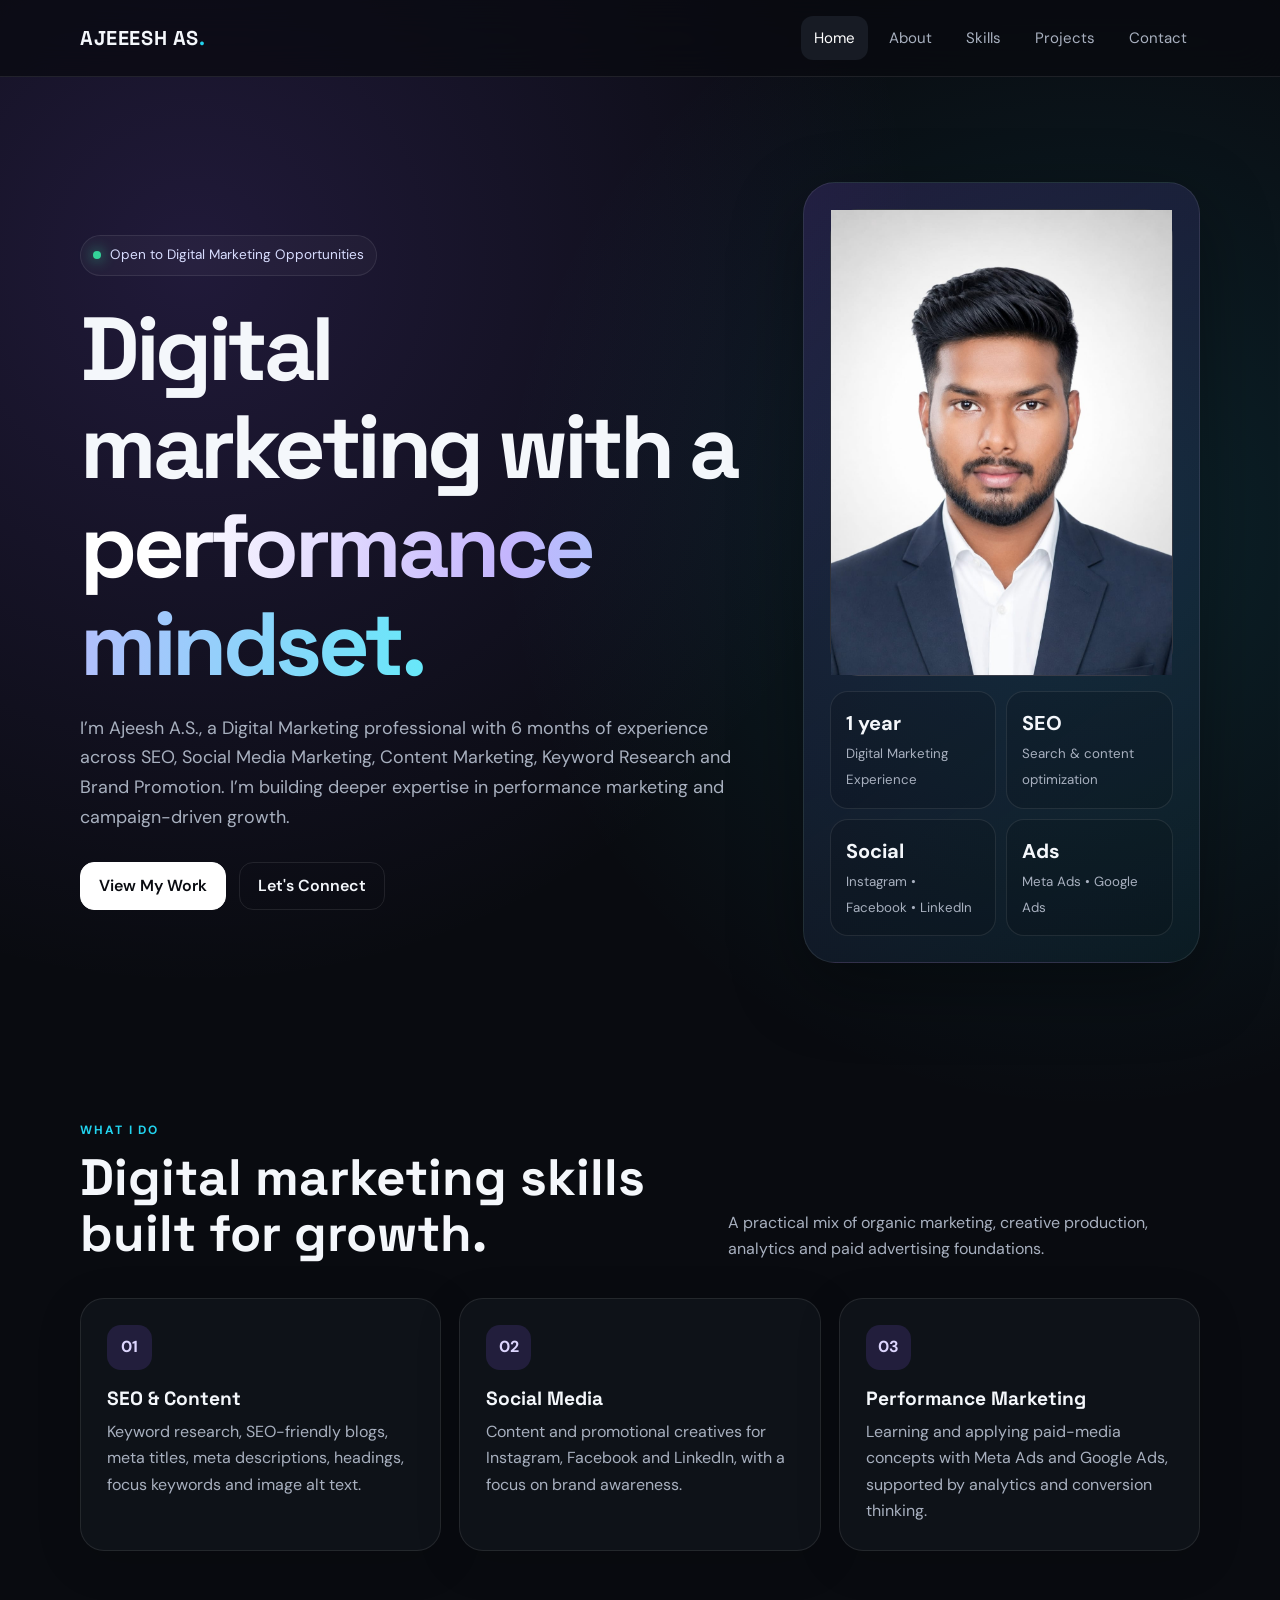
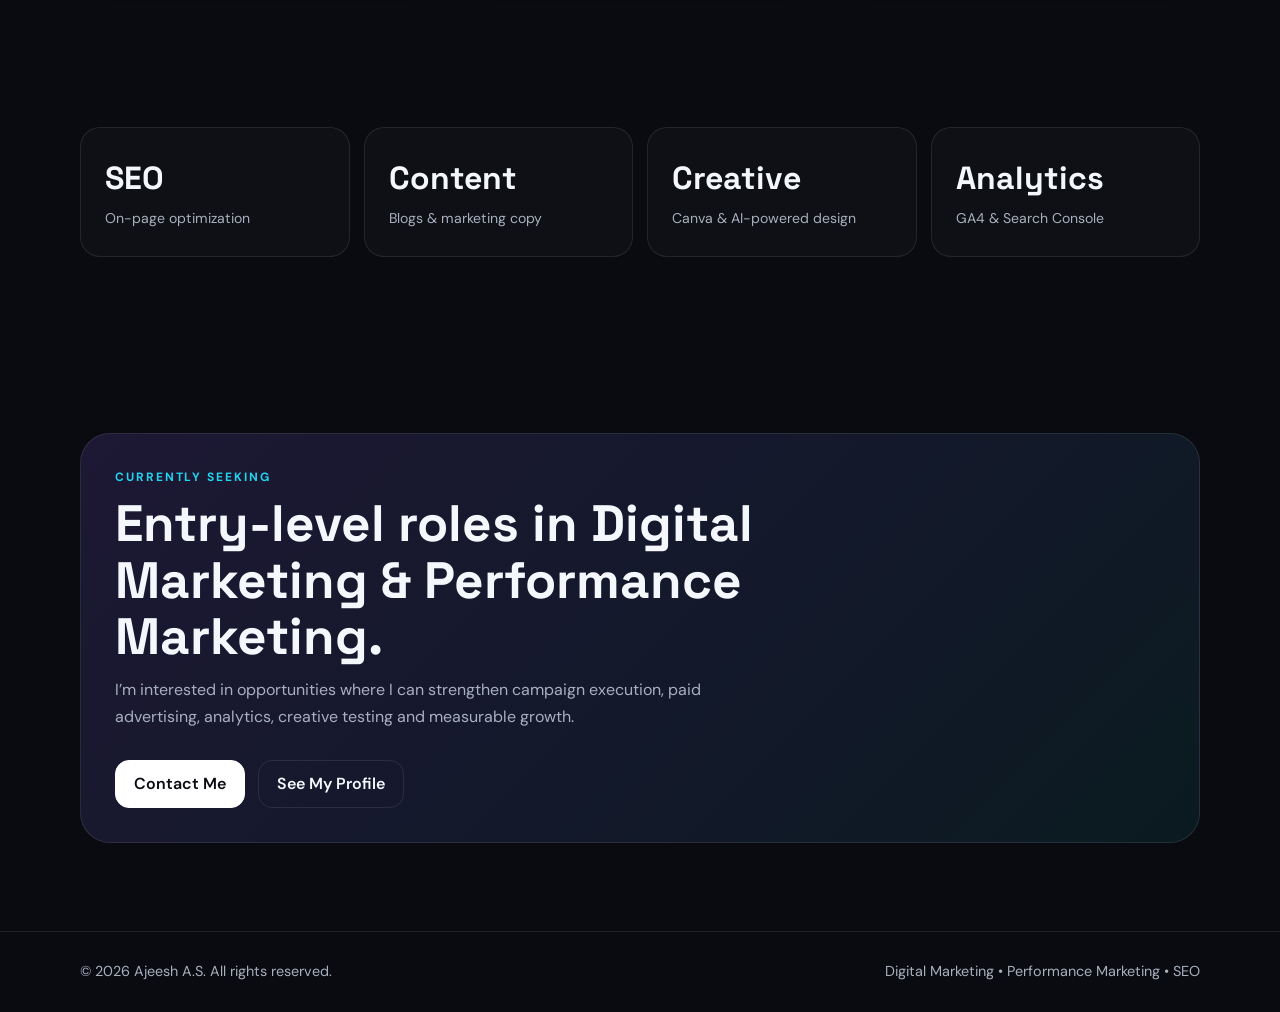
<file: index.html>
<!DOCTYPE html>
<html lang="en">
<head>
<meta charset="UTF-8">
<meta name="viewport" content="width=device-width, initial-scale=1.0">
<title>AJEESH A.S. | Digital Marketing & Performance Marketing</title>
<meta name="description" content="Ajeesh A.S. — Digital Marketing professional seeking opportunities in performance marketing, SEO, social media marketing and content marketing.">
<link rel="stylesheet" href="style.css">
</head>
<body>

<header>
  <div class="container nav">
    <a class="logo" href="index.html">AJEEESH AS<span>.</span></a>
    <button class="menu-btn" aria-label="Open menu" onclick="toggleMenu()">☰</button>
    <nav class="nav-links" id="navLinks">
      <a href="index.html" class="active">Home</a>
      <a href="about.html">About</a>
      <a href="skills.html">Skills</a>
      <a href="projects.html">Projects</a>
      <a href="contact.html">Contact</a>
    </nav>
  </div>
</header>

<main>
<section class="hero">
  <div class="container hero-grid">
    <div>
      <div class="eyebrow"><span class="dot"></span> Open to Digital Marketing Opportunities</div>
      <h1>Digital marketing with a <span class="gradient">performance mindset.</span></h1>
      <p>
        I’m Ajeesh A.S., a Digital Marketing professional with 6 months of experience across SEO,
        Social Media Marketing, Content Marketing, Keyword Research and Brand Promotion.
        I’m building deeper expertise in performance marketing and campaign-driven growth.
      </p>
      <div class="actions">
        <a class="btn btn-primary" href="projects.html">View My Work</a>
        <a class="btn btn-ghost" href="contact.html">Let's Connect</a>
      </div>
    </div>
    <div class="hero-card">
      <div class="profile-orb"><img src="ajeesh.jpeg" alt="Ajeesh A.S."></div>
      <div class="mini">
        <div class="mini-box"><strong>1 year</strong><small>Digital Marketing Experience</small></div>
        <div class="mini-box"><strong>SEO</strong><small>Search & content optimization</small></div>
        <div class="mini-box"><strong>Social</strong><small>Instagram • Facebook • LinkedIn</small></div>
        <div class="mini-box"><strong>Ads</strong><small>Meta Ads • Google Ads</small></div>
      </div>
    </div>
  </div>
</section>

<section class="section">
  <div class="container">
    <div class="section-head">
      <div><div class="kicker">What I do</div><h2>Digital marketing skills built for growth.</h2></div>
      <p class="section-intro">A practical mix of organic marketing, creative production, analytics and paid advertising foundations.</p>
    </div>
    <div class="grid-3">
      <article class="card"><div class="icon">01</div><h3>SEO & Content</h3><p>Keyword research, SEO-friendly blogs, meta titles, meta descriptions, headings, focus keywords and image alt text.</p></article>
      <article class="card"><div class="icon">02</div><h3>Social Media</h3><p>Content and promotional creatives for Instagram, Facebook and LinkedIn, with a focus on brand awareness.</p></article>
      <article class="card"><div class="icon">03</div><h3>Performance Marketing</h3><p>Learning and applying paid-media concepts with Meta Ads and Google Ads, supported by analytics and conversion thinking.</p></article>
    </div>
  </div>
</section>

<section class="section">
  <div class="container">
    <div class="stat-row">
      <div class="stat"><strong>SEO</strong><span>On-page optimization</span></div>
      <div class="stat"><strong>Content</strong><span>Blogs & marketing copy</span></div>
      <div class="stat"><strong>Creative</strong><span>Canva & AI-powered design</span></div>
      <div class="stat"><strong>Analytics</strong><span>GA4 & Search Console</span></div>
    </div>
  </div>
</section>

<section class="section">
  <div class="container cta">
    <div class="kicker">Currently seeking</div>
    <h2>Entry-level roles in Digital Marketing & Performance Marketing.</h2>
    <p>I’m interested in opportunities where I can strengthen campaign execution, paid advertising, analytics, creative testing and measurable growth.</p>
    <div class="actions"><a class="btn btn-primary" href="contact.html">Contact Me</a><a class="btn btn-ghost" href="about.html">See My Profile</a></div>
  </div>
</section>
</main>

<footer>
  <div class="container footer-row">
    <span>© 2026 Ajeesh A.S. All rights reserved.</span>
    <span>Digital Marketing • Performance Marketing • SEO</span>
  </div>
</footer>
<script>
function toggleMenu(){document.getElementById('navLinks').classList.toggle('show')}
</script>

</body>
</html>
</file>
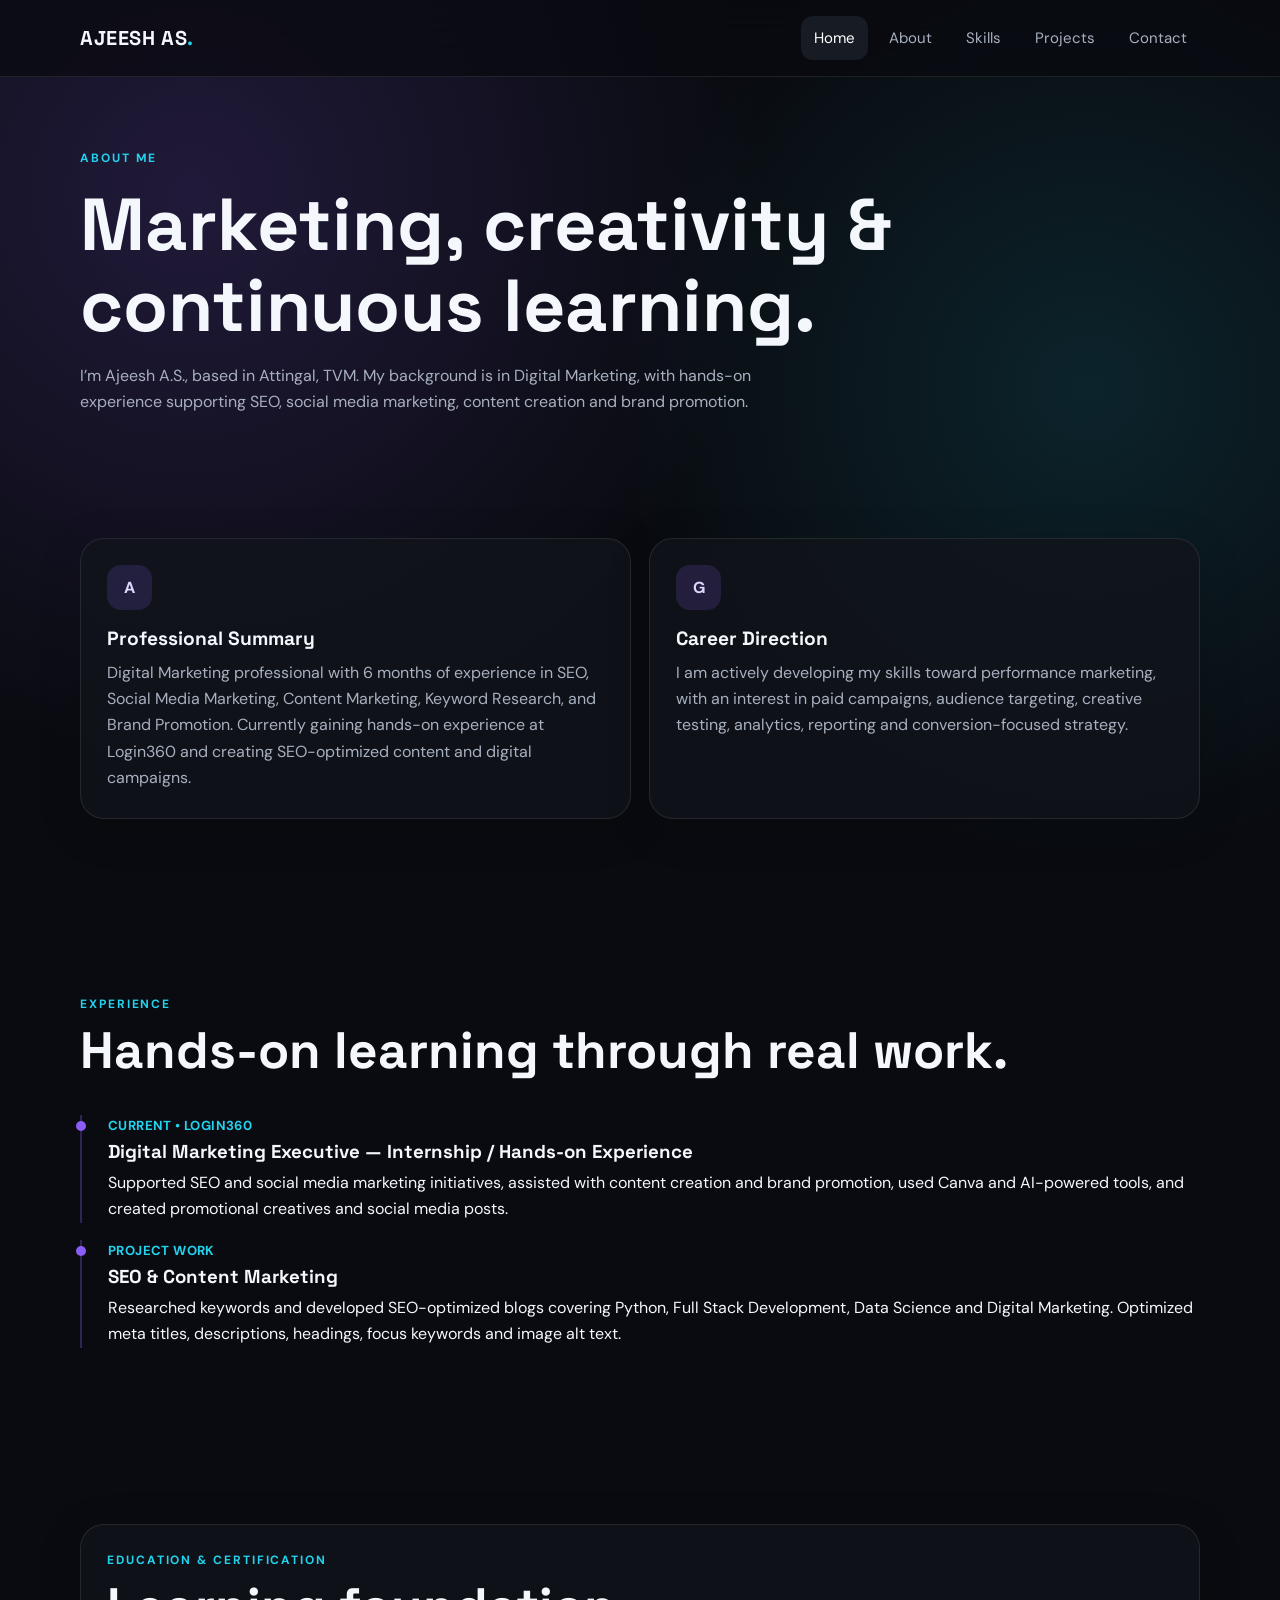
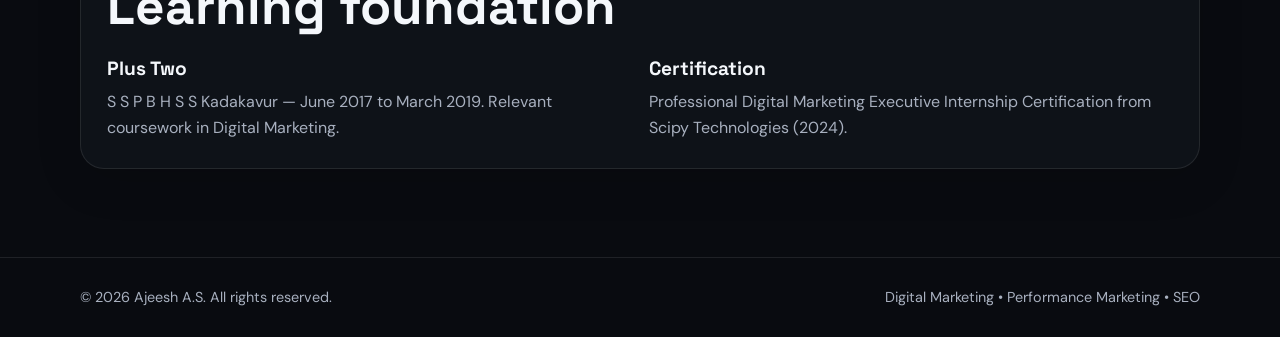
<file: about.html>
<!DOCTYPE html>
<html lang="en">
<head><meta charset="UTF-8"><meta name="viewport" content="width=device-width, initial-scale=1.0">
<title>About | Ajeesh A.S.</title><link rel="stylesheet" href="style.css"></head>
<body>

<header>
  <div class="container nav">
    <a class="logo" href="index.html">AJEESH AS<span>.</span></a>
    <button class="menu-btn" aria-label="Open menu" onclick="toggleMenu()">☰</button>
    <nav class="nav-links" id="navLinks">
      <a href="index.html" class="active">Home</a>
      <a href="about.html">About</a>
      <a href="skills.html">Skills</a>
      <a href="projects.html">Projects</a>
      <a href="contact.html">Contact</a>
    </nav>
  </div>
</header>

<main>
<section class="page-hero">
<div class="container">
<div class="kicker">About me</div>
<h1>Marketing, creativity & continuous learning.</h1>
<p>I’m Ajeesh A.S., based in Attingal, TVM. My background is in Digital Marketing, with hands-on experience supporting SEO, social media marketing, content creation and brand promotion.</p>
</div></section>

<section class="section">
<div class="container grid-2">
<div class="card"><div class="icon">A</div><h3>Professional Summary</h3>
<p>Digital Marketing professional with 6 months of experience in SEO, Social Media Marketing, Content Marketing, Keyword Research, and Brand Promotion. Currently gaining hands-on experience at Login360 and creating SEO-optimized content and digital campaigns.</p></div>
<div class="card"><div class="icon">G</div><h3>Career Direction</h3>
<p>I am actively developing my skills toward performance marketing, with an interest in paid campaigns, audience targeting, creative testing, analytics, reporting and conversion-focused strategy.</p></div>
</div>
</section>

<section class="section">
<div class="container">
<div class="section-head"><div><div class="kicker">Experience</div><h2>Hands-on learning through real work.</h2></div></div>
<div class="timeline">
<div class="timeline-item"><div class="meta">CURRENT • LOGIN360</div><h3>Digital Marketing Executive — Internship / Hands-on Experience</h3><p>Supported SEO and social media marketing initiatives, assisted with content creation and brand promotion, used Canva and AI-powered tools, and created promotional creatives and social media posts.</p></div>
<div class="timeline-item"><div class="meta">PROJECT WORK</div><h3>SEO & Content Marketing</h3><p>Researched keywords and developed SEO-optimized blogs covering Python, Full Stack Development, Data Science and Digital Marketing. Optimized meta titles, descriptions, headings, focus keywords and image alt text.</p></div>
</div>
</div>
</section>

<section class="section">
<div class="container card">
<div class="kicker">Education & certification</div>
<h2>Learning foundation</h2>
<div class="grid-2" style="margin-top:22px">
<div><h3>Plus Two</h3><p>S S P B H S S Kadakavur — June 2017 to March 2019. Relevant coursework in Digital Marketing.</p></div>
<div><h3>Certification</h3><p>Professional Digital Marketing Executive Internship Certification from Scipy Technologies (2024).</p></div>
</div>
</div>
</section>
</main>

<footer>
  <div class="container footer-row">
    <span>© 2026 Ajeesh A.S. All rights reserved.</span>
    <span>Digital Marketing • Performance Marketing • SEO</span>
  </div>
</footer>
<script>
function toggleMenu(){document.getElementById('navLinks').classList.toggle('show')}
</script>

</body>
</html>
</file>
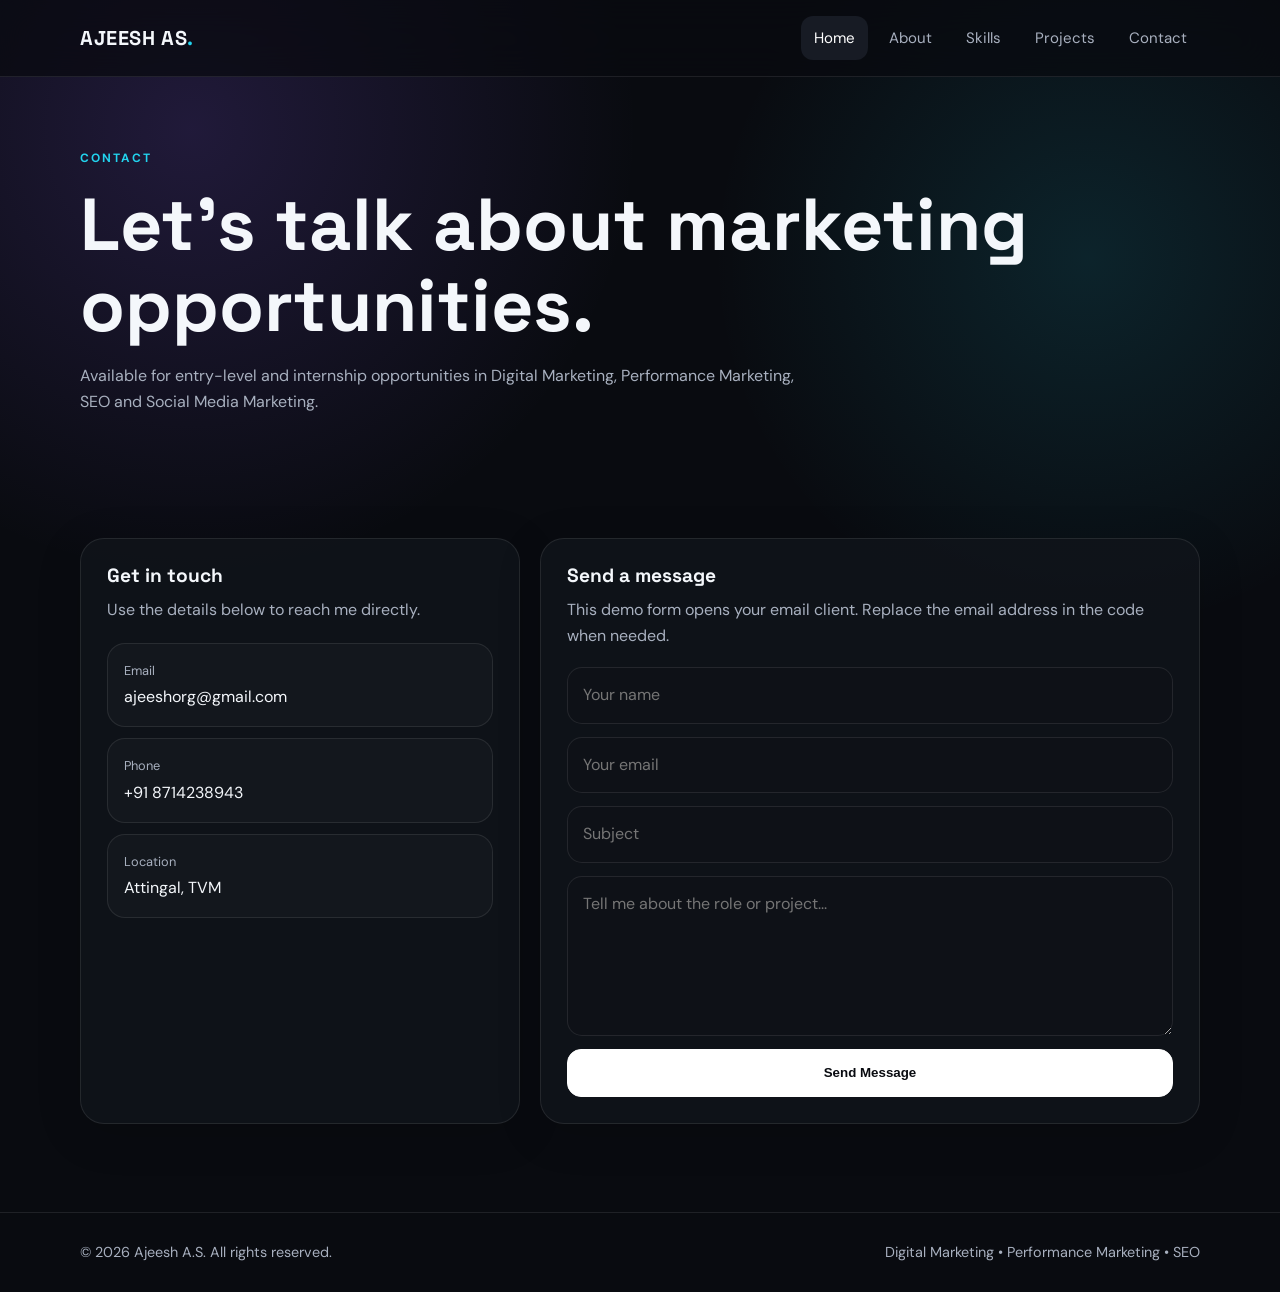
<file: contact.html>
<!DOCTYPE html>
<html lang="en">
<head><meta charset="UTF-8"><meta name="viewport" content="width=device-width, initial-scale=1.0">
<title>Contact | Ajeesh A.S.</title><link rel="stylesheet" href="style.css"></head>
<body>

<header>
  <div class="container nav">
    <a class="logo" href="index.html">AJEESH AS<span>.</span></a>
    <button class="menu-btn" aria-label="Open menu" onclick="toggleMenu()">☰</button>
    <nav class="nav-links" id="navLinks">
      <a href="index.html" class="active">Home</a>
      <a href="about.html">About</a>
      <a href="skills.html">Skills</a>
      <a href="projects.html">Projects</a>
      <a href="contact.html">Contact</a>
    </nav>
  </div>
</header>

<main>
<section class="page-hero"><div class="container"><div class="kicker">Contact</div><h1>Let’s talk about marketing opportunities.</h1><p>Available for entry-level and internship opportunities in Digital Marketing, Performance Marketing, SEO and Social Media Marketing.</p></div></section>

<section class="section">
<div class="container contact-grid">
<div class="card">
<h3>Get in touch</h3>
<p>Use the details below to reach me directly.</p>
<div class="contact-list">
<div class="contact-item"><span>Email</span><a href="mailto:ajeeshorg@gmail.com">ajeeshorg@gmail.com</a></div>
<div class="contact-item"><span>Phone</span><a href="tel:+918714238943">+91 8714238943</a></div>
<div class="contact-item"><span>Location</span>Attingal, TVM</div>
</div>
</div>

<div class="card">
<h3>Send a message</h3>
<p style="margin-bottom:18px">This demo form opens your email client. Replace the email address in the code when needed.</p>
<form action="mailto:ajeeshorg@gmail.com" method="post" enctype="text/plain">
<input type="text" name="name" placeholder="Your name" required>
<input type="email" name="email" placeholder="Your email" required>
<input type="text" name="subject" placeholder="Subject" required>
<textarea name="message" placeholder="Tell me about the role or project..." required></textarea>
<button class="btn btn-primary" type="submit">Send Message</button>
</form>
</div>
</div>
</section>
</main>

<footer>
  <div class="container footer-row">
    <span>© 2026 Ajeesh A.S. All rights reserved.</span>
    <span>Digital Marketing • Performance Marketing • SEO</span>
  </div>
</footer>
<script>
function toggleMenu(){document.getElementById('navLinks').classList.toggle('show')}
</script>

</body>
</html>
</file>
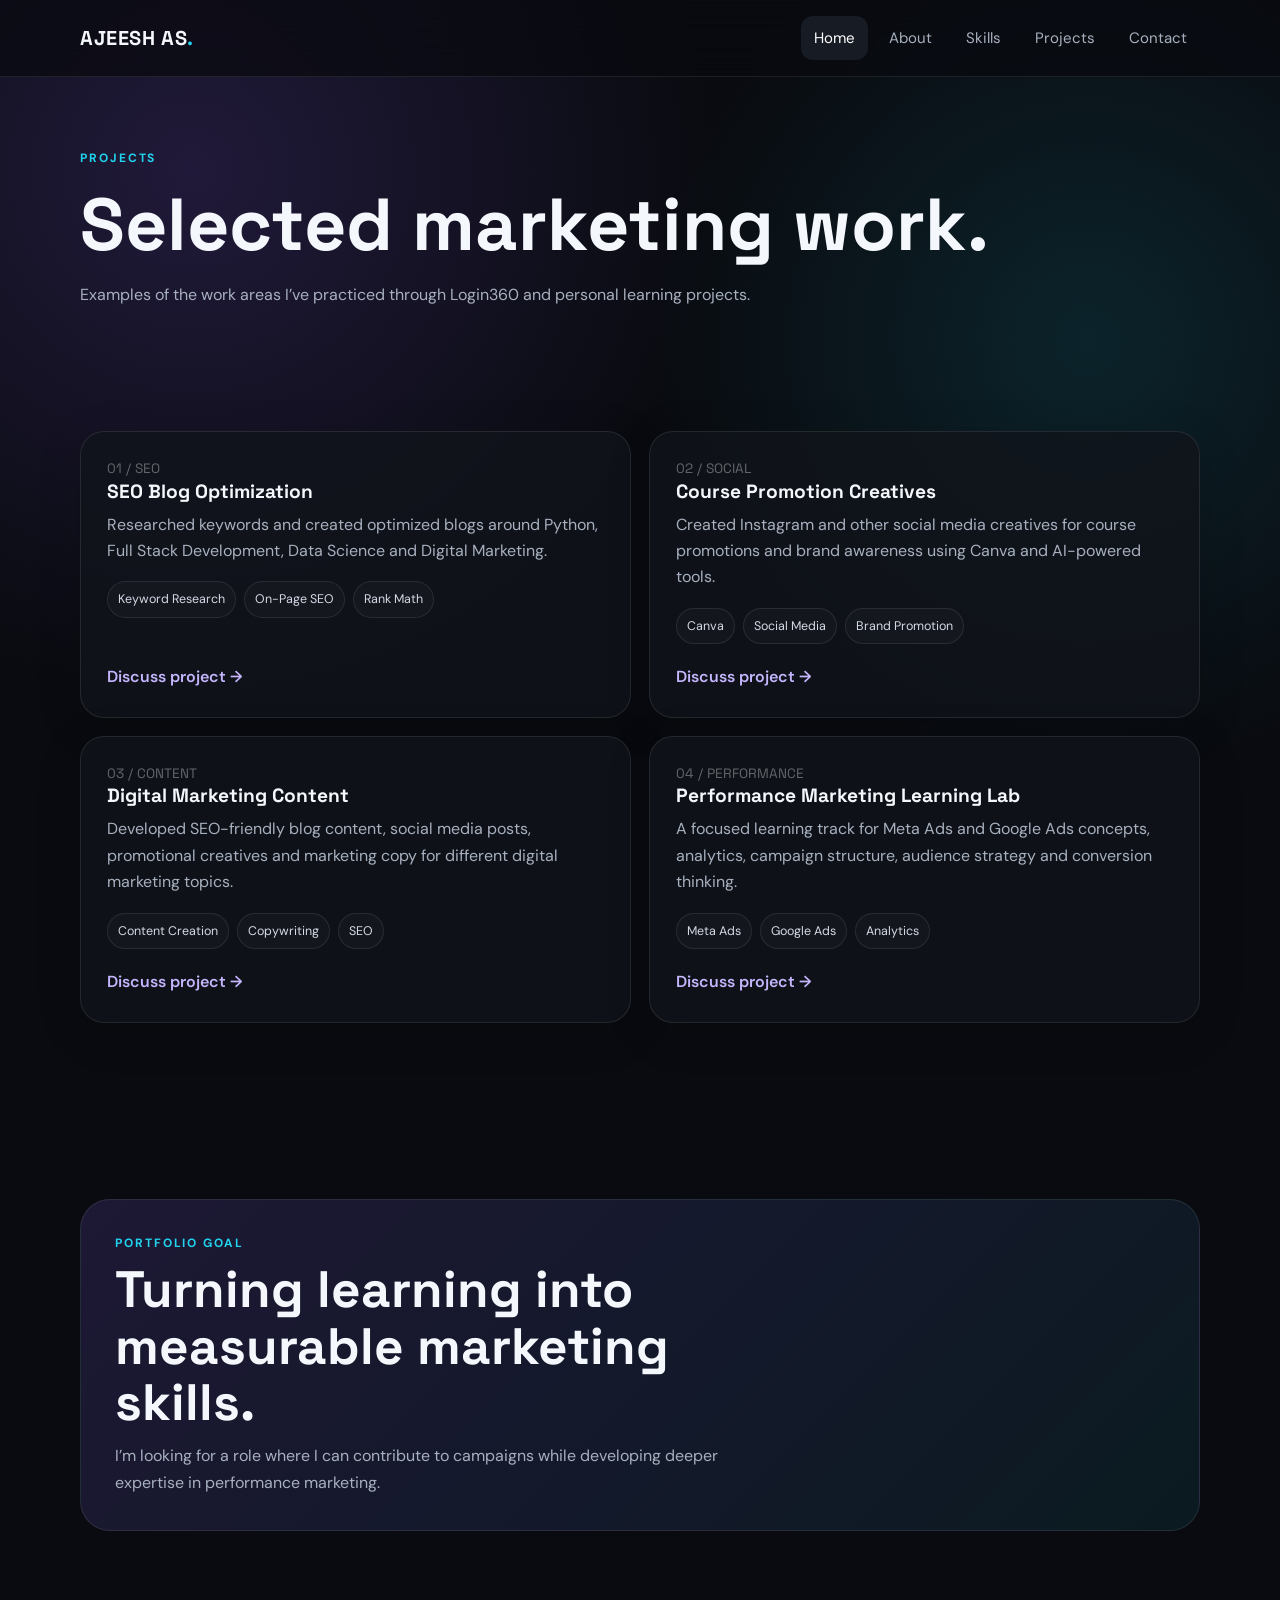
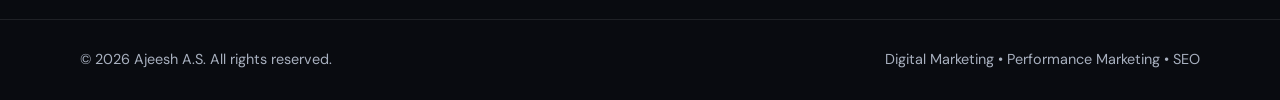
<file: projects.html>
<!DOCTYPE html>
<html lang="en">
<head><meta charset="UTF-8"><meta name="viewport" content="width=device-width, initial-scale=1.0">
<title>Projects | Ajeesh A.S.</title><link rel="stylesheet" href="style.css"></head>
<body>

<header>
  <div class="container nav">
    <a class="logo" href="index.html">AJEESH AS<span>.</span></a>
    <button class="menu-btn" aria-label="Open menu" onclick="toggleMenu()">☰</button>
    <nav class="nav-links" id="navLinks">
      <a href="index.html" class="active">Home</a>
      <a href="about.html">About</a>
      <a href="skills.html">Skills</a>
      <a href="projects.html">Projects</a>
      <a href="contact.html">Contact</a>
    </nav>
  </div>
</header>

<main>
<section class="page-hero"><div class="container"><div class="kicker">Projects</div><h1>Selected marketing work.</h1><p>Examples of the work areas I’ve practiced through Login360 and personal learning projects.</p></div></section>

<section class="section">
<div class="container grid-2">
<article class="card project"><div><div class="number">01 / SEO</div><h3>SEO Blog Optimization</h3><p>Researched keywords and created optimized blogs around Python, Full Stack Development, Data Science and Digital Marketing.</p><div class="tags"><span class="tag">Keyword Research</span><span class="tag">On-Page SEO</span><span class="tag">Rank Math</span></div></div><a href="contact.html">Discuss project →</a></article>

<article class="card project"><div><div class="number">02 / SOCIAL</div><h3>Course Promotion Creatives</h3><p>Created Instagram and other social media creatives for course promotions and brand awareness using Canva and AI-powered tools.</p><div class="tags"><span class="tag">Canva</span><span class="tag">Social Media</span><span class="tag">Brand Promotion</span></div></div><a href="contact.html">Discuss project →</a></article>

<article class="card project"><div><div class="number">03 / CONTENT</div><h3>Digital Marketing Content</h3><p>Developed SEO-friendly blog content, social media posts, promotional creatives and marketing copy for different digital marketing topics.</p><div class="tags"><span class="tag">Content Creation</span><span class="tag">Copywriting</span><span class="tag">SEO</span></div></div><a href="contact.html">Discuss project →</a></article>

<article class="card project"><div><div class="number">04 / PERFORMANCE</div><h3>Performance Marketing Learning Lab</h3><p>A focused learning track for Meta Ads and Google Ads concepts, analytics, campaign structure, audience strategy and conversion thinking.</p><div class="tags"><span class="tag">Meta Ads</span><span class="tag">Google Ads</span><span class="tag">Analytics</span></div></div><a href="contact.html">Discuss project →</a></article>
</div>
</section>

<section class="section">
<div class="container cta"><div class="kicker">Portfolio goal</div><h2>Turning learning into measurable marketing skills.</h2><p>I’m looking for a role where I can contribute to campaigns while developing deeper expertise in performance marketing.</p></div>
</section>
</main>

<footer>
  <div class="container footer-row">
    <span>© 2026 Ajeesh A.S. All rights reserved.</span>
    <span>Digital Marketing • Performance Marketing • SEO</span>
  </div>
</footer>
<script>
function toggleMenu(){document.getElementById('navLinks').classList.toggle('show')}
</script>

</body>
</html>
</file>
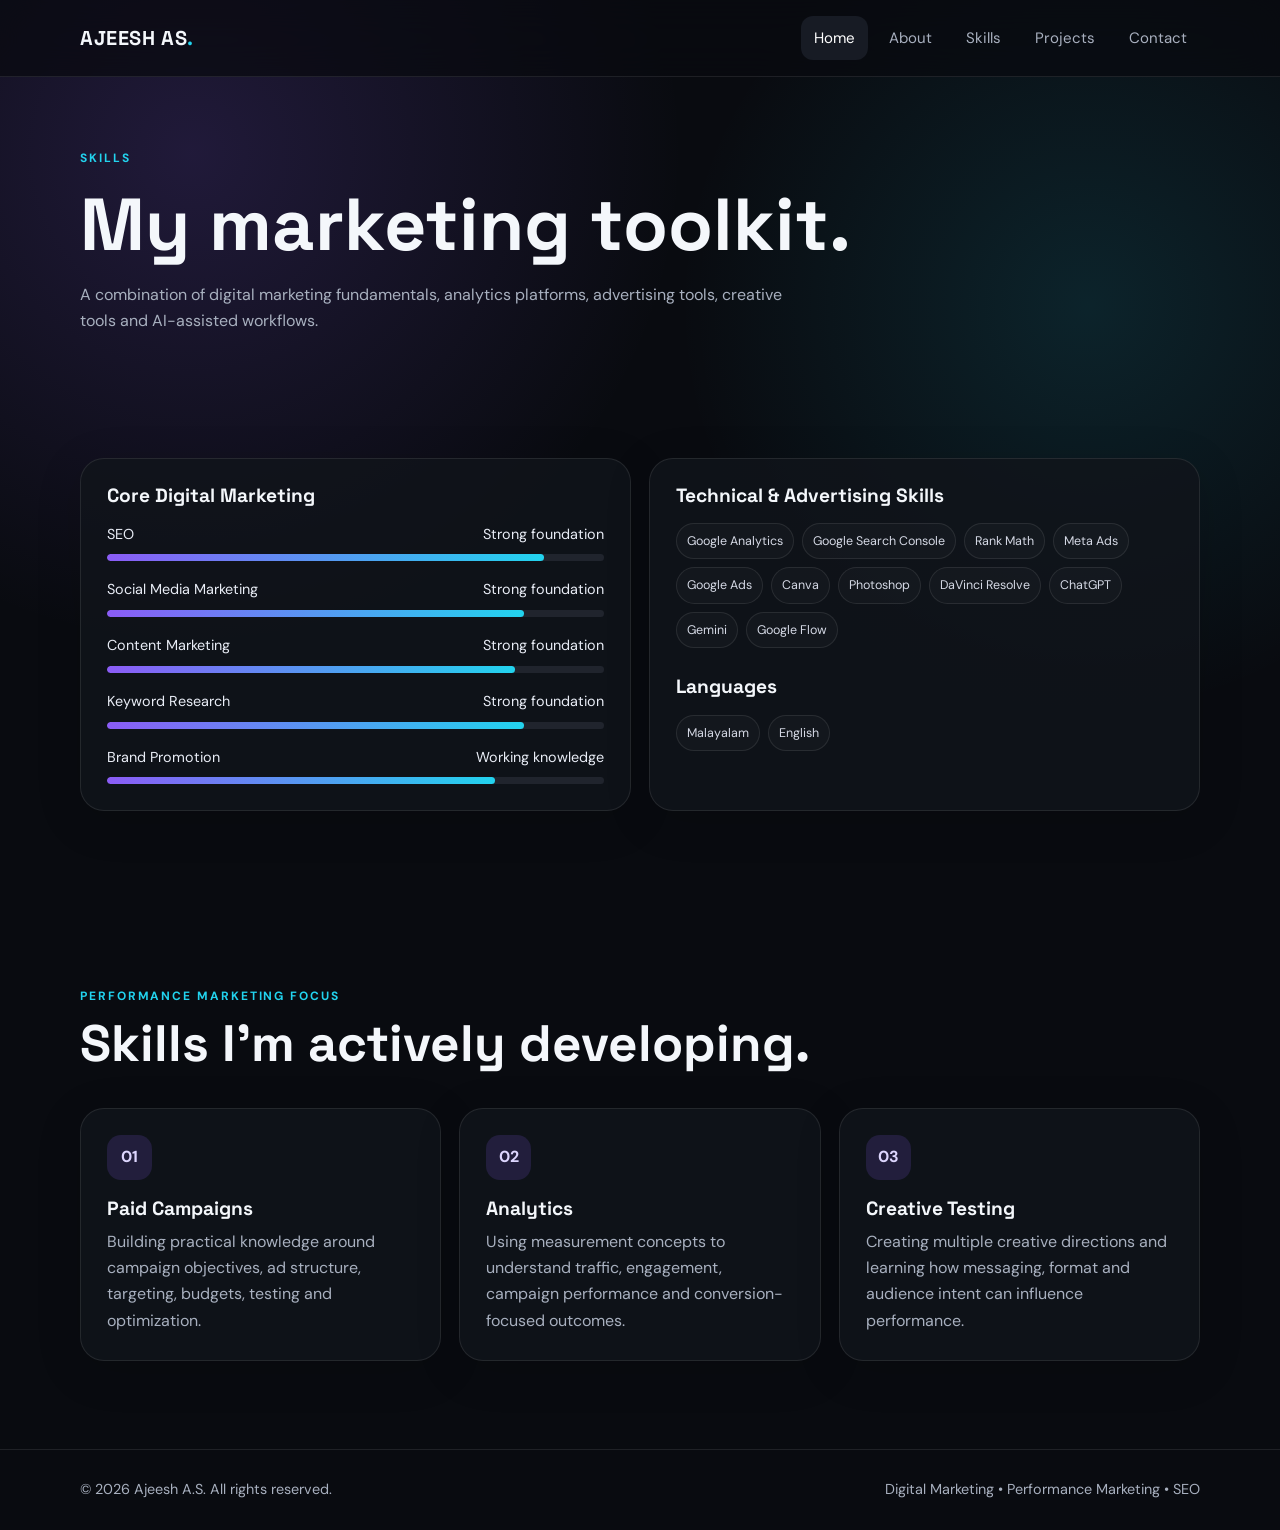
<file: skills.html>
<!DOCTYPE html>
<html lang="en">
<head><meta charset="UTF-8"><meta name="viewport" content="width=device-width, initial-scale=1.0">
<title>Skills | Ajeesh A.S.</title><link rel="stylesheet" href="style.css"></head>
<body>

<header>
  <div class="container nav">
    <a class="logo" href="index.html">AJEESH AS<span>.</span></a>
    <button class="menu-btn" aria-label="Open menu" onclick="toggleMenu()">☰</button>
    <nav class="nav-links" id="navLinks">
      <a href="index.html" class="active">Home</a>
      <a href="about.html">About</a>
      <a href="skills.html">Skills</a>
      <a href="projects.html">Projects</a>
      <a href="contact.html">Contact</a>
    </nav>
  </div>
</header>

<main>
<section class="page-hero"><div class="container"><div class="kicker">Skills</div><h1>My marketing toolkit.</h1><p>A combination of digital marketing fundamentals, analytics platforms, advertising tools, creative tools and AI-assisted workflows.</p></div></section>

<section class="section">
<div class="container grid-2">
<div class="card">
<h3>Core Digital Marketing</h3>
<div class="skill"><div class="skill-top"><span>SEO</span><span>Strong foundation</span></div><div class="bar"><div class="fill" style="--w:88%"></div></div></div>
<div class="skill"><div class="skill-top"><span>Social Media Marketing</span><span>Strong foundation</span></div><div class="bar"><div class="fill" style="--w:84%"></div></div></div>
<div class="skill"><div class="skill-top"><span>Content Marketing</span><span>Strong foundation</span></div><div class="bar"><div class="fill" style="--w:82%"></div></div></div>
<div class="skill"><div class="skill-top"><span>Keyword Research</span><span>Strong foundation</span></div><div class="bar"><div class="fill" style="--w:84%"></div></div></div>
<div class="skill"><div class="skill-top"><span>Brand Promotion</span><span>Working knowledge</span></div><div class="bar"><div class="fill" style="--w:78%"></div></div></div>
</div>

<div class="card">
<h3>Technical & Advertising Skills</h3>
<div class="tags">
<span class="tag">Google Analytics</span><span class="tag">Google Search Console</span><span class="tag">Rank Math</span>
<span class="tag">Meta Ads</span><span class="tag">Google Ads</span><span class="tag">Canva</span>
<span class="tag">Photoshop</span><span class="tag">DaVinci Resolve</span><span class="tag">ChatGPT</span>
<span class="tag">Gemini</span><span class="tag">Google Flow</span>
</div>
<h3 style="margin-top:28px">Languages</h3><div class="tags"><span class="tag">Malayalam</span><span class="tag">English</span></div>
</div>
</div>
</section>

<section class="section">
<div class="container">
<div class="section-head"><div><div class="kicker">Performance marketing focus</div><h2>Skills I’m actively developing.</h2></div></div>
<div class="grid-3">
<article class="card"><div class="icon">01</div><h3>Paid Campaigns</h3><p>Building practical knowledge around campaign objectives, ad structure, targeting, budgets, testing and optimization.</p></article>
<article class="card"><div class="icon">02</div><h3>Analytics</h3><p>Using measurement concepts to understand traffic, engagement, campaign performance and conversion-focused outcomes.</p></article>
<article class="card"><div class="icon">03</div><h3>Creative Testing</h3><p>Creating multiple creative directions and learning how messaging, format and audience intent can influence performance.</p></article>
</div>
</div>
</section>
</main>

<footer>
  <div class="container footer-row">
    <span>© 2026 Ajeesh A.S. All rights reserved.</span>
    <span>Digital Marketing • Performance Marketing • SEO</span>
  </div>
</footer>
<script>
function toggleMenu(){document.getElementById('navLinks').classList.toggle('show')}
</script>

</body>
</html>
</file>
<file: style.css>
@import url('https://fonts.googleapis.com/css2?family=DM+Sans:wght@400;500;600;700&family=Space+Grotesk:wght@400;500;600;700&display=swap');

:root{
  --bg:#090b10;
  --surface:#11141b;
  --surface-2:#171b24;
  --text:#f4f7fb;
  --muted:#a8b0bf;
  --line:rgba(255,255,255,.09);
  --accent:#8b5cf6;
  --accent-2:#22d3ee;
  --success:#34d399;
  --shadow:0 24px 70px rgba(0,0,0,.35);
  --radius:24px;
}

*{box-sizing:border-box;margin:0;padding:0}
html{scroll-behavior:smooth}
body{
  font-family:"DM Sans",sans-serif;
  background:
    radial-gradient(circle at 15% 10%, rgba(139,92,246,.18), transparent 28%),
    radial-gradient(circle at 85% 20%, rgba(34,211,238,.12), transparent 25%),
    var(--bg);
  color:var(--text);
  line-height:1.65;
}
a{color:inherit;text-decoration:none}
img{max-width:100%;display:block}
.container{width:min(1120px,92%);margin:auto}
header{
  position:sticky;top:0;z-index:50;
  background:rgba(9,11,16,.72);
  backdrop-filter:blur(18px);
  border-bottom:1px solid var(--line);
}
.nav{
  min-height:76px;display:flex;align-items:center;justify-content:space-between;gap:20px;
}
.logo{font-family:"Space Grotesk";font-size:1.25rem;font-weight:700;letter-spacing:.03em}
.logo span{color:var(--accent-2)}
.nav-links{display:flex;gap:8px;flex-wrap:wrap;justify-content:flex-end}
.nav-links a{padding:10px 13px;color:var(--muted);border-radius:12px;font-size:.94rem}
.nav-links a:hover,.nav-links a.active{color:#fff;background:var(--surface-2)}
.menu-btn{display:none;background:none;border:0;color:#fff;font-size:1.7rem}

.hero{padding:105px 0 70px}
.hero-grid{display:grid;grid-template-columns:1.25fr .75fr;gap:60px;align-items:center}
.eyebrow{
  display:inline-flex;align-items:center;gap:9px;
  padding:8px 12px;border:1px solid var(--line);border-radius:999px;
  color:#d8ddff;background:rgba(255,255,255,.03);font-size:.85rem
}
.dot{width:8px;height:8px;border-radius:50%;background:var(--success);box-shadow:0 0 14px var(--success)}
h1,h2,h3{font-family:"Space Grotesk",sans-serif;line-height:1.1}
.hero h1{font-size:clamp(3rem,7vw,6rem);margin:24px 0 20px;letter-spacing:-.05em}
.gradient{background:linear-gradient(95deg,#fff 10%,#c4b5fd 50%,#67e8f9 100%);-webkit-background-clip:text;background-clip:text;color:transparent}
.hero p{max-width:690px;color:var(--muted);font-size:1.12rem}
.actions{display:flex;gap:13px;flex-wrap:wrap;margin-top:30px}
.btn{
  display:inline-flex;align-items:center;justify-content:center;
  min-height:48px;padding:0 18px;border-radius:14px;border:1px solid var(--line);
  transition:.2s ease;font-weight:600
}
.btn-primary{background:#fff;color:#090b10;border-color:#fff}
.btn-primary:hover{transform:translateY(-2px)}
.btn-ghost:hover{background:var(--surface-2);transform:translateY(-2px)}
.hero-card{
  background:linear-gradient(145deg,rgba(139,92,246,.17),rgba(34,211,238,.06));
  border:1px solid var(--line);border-radius:32px;padding:26px;box-shadow:var(--shadow)
}
.profile-orb{
  aspect-ratio:1;border-radius:28px;
  display:grid;place-items:center;
  background:
    radial-gradient(circle at 35% 30%, rgba(255,255,255,.24), transparent 18%),
    linear-gradient(135deg,#252938,#12151e);
  border:1px solid rgba(255,255,255,.11);
  font-family:"Space Grotesk";font-size:5rem;font-weight:700
}
.hero-card .mini{display:grid;grid-template-columns:1fr 1fr;gap:10px;margin-top:15px}
.mini-box{padding:15px;border:1px solid var(--line);border-radius:18px;background:rgba(0,0,0,.14)}
.mini-box strong{display:block;font-size:1.25rem}
.mini-box small{color:var(--muted)}

.section{padding:88px 0}
.section-head{display:flex;align-items:end;justify-content:space-between;gap:20px;margin-bottom:35px}
.kicker{text-transform:uppercase;letter-spacing:.16em;color:var(--accent-2);font-size:.75rem;font-weight:700}
.section h2{font-size:clamp(2rem,4vw,3.2rem);margin-top:9px}
.section-intro{max-width:650px;color:var(--muted)}

.grid-3{display:grid;grid-template-columns:repeat(3,1fr);gap:18px}
.grid-2{display:grid;grid-template-columns:repeat(2,1fr);gap:18px}
.card{
  background:rgba(17,20,27,.8);border:1px solid var(--line);border-radius:var(--radius);
  padding:26px;box-shadow:0 10px 45px rgba(0,0,0,.15)
}
.card h3{font-size:1.2rem;margin-bottom:10px}
.card p{color:var(--muted)}
.icon{
  width:45px;height:45px;border-radius:14px;display:grid;place-items:center;
  margin-bottom:18px;background:rgba(139,92,246,.16);color:#ddd6fe;font-weight:700
}
.tags{display:flex;flex-wrap:wrap;gap:8px;margin-top:17px}
.tag{padding:7px 10px;border:1px solid var(--line);border-radius:999px;color:#d5d9e5;font-size:.78rem;background:rgba(255,255,255,.025)}

.stat-row{display:grid;grid-template-columns:repeat(4,1fr);gap:14px}
.stat{padding:24px;border:1px solid var(--line);border-radius:20px;background:rgba(255,255,255,.025)}
.stat strong{font-family:"Space Grotesk";font-size:2rem;display:block}
.stat span{color:var(--muted);font-size:.88rem}

.timeline{display:grid;gap:17px}
.timeline-item{position:relative;padding:0 0 0 26px;border-left:2px solid rgba(139,92,246,.3)}
.timeline-item::before{content:"";position:absolute;left:-6px;top:6px;width:10px;height:10px;border-radius:50%;background:var(--accent)}
.meta{color:var(--accent-2);font-size:.82rem;font-weight:700;letter-spacing:.03em}
.timeline-item h3{margin:6px 0 7px}

.skill{margin-top:17px}
.skill-top{display:flex;justify-content:space-between;color:#e9edf6;font-size:.9rem;margin-bottom:8px}
.bar{height:7px;background:#20242d;border-radius:99px;overflow:hidden}
.fill{height:100%;width:var(--w);background:linear-gradient(90deg,var(--accent),var(--accent-2));border-radius:inherit}

.project{display:flex;flex-direction:column;justify-content:space-between;min-height:245px}
.project .number{font-family:"Space Grotesk";color:rgba(255,255,255,.35);font-size:.85rem}
.project a{display:inline-flex;margin-top:20px;color:#c4b5fd;font-weight:600}

.cta{
  padding:34px;border:1px solid var(--line);border-radius:30px;
  background:linear-gradient(135deg,rgba(139,92,246,.16),rgba(34,211,238,.08))
}
.cta h2{max-width:680px}
.cta p{color:var(--muted);margin-top:12px;max-width:650px}

.page-hero{padding:72px 0 35px}
.page-hero h1{font-size:clamp(2.7rem,6vw,4.6rem);margin:16px 0}
.page-hero p{color:var(--muted);max-width:720px}

.contact-grid{display:grid;grid-template-columns:.8fr 1.2fr;gap:20px}
.contact-list{display:grid;gap:11px;margin-top:20px}
.contact-item{padding:16px;border:1px solid var(--line);border-radius:18px;background:rgba(255,255,255,.025)}
.contact-item span{display:block;color:var(--muted);font-size:.8rem;margin-bottom:3px}
form{display:grid;gap:13px}
input,textarea{
  width:100%;background:#0e1117;color:#fff;border:1px solid var(--line);
  border-radius:15px;padding:14px 15px;font:inherit;outline:none
}
input:focus,textarea:focus{border-color:rgba(139,92,246,.8)}
textarea{min-height:160px;resize:vertical}
footer{border-top:1px solid var(--line);padding:28px 0;color:var(--muted);font-size:.9rem}
.footer-row{display:flex;justify-content:space-between;gap:15px;flex-wrap:wrap}

@media(max-width:900px){
  .hero-grid,.contact-grid{grid-template-columns:1fr}
  .hero{padding-top:75px}
  .hero-card{max-width:520px}
  .grid-3{grid-template-columns:1fr 1fr}
  .stat-row{grid-template-columns:1fr 1fr}
}
@media(max-width:650px){
  .nav-links{display:none;position:absolute;left:4%;right:4%;top:74px;padding:10px;background:#0e1117;border:1px solid var(--line);border-radius:18px;flex-direction:column}
  .nav-links.show{display:flex}
  .nav-links a{width:100%}
  .menu-btn{display:block}
  .grid-3,.grid-2{grid-template-columns:1fr}
  .stat-row{grid-template-columns:1fr 1fr}
  .hero h1{font-size:3.4rem}
}
</file>
